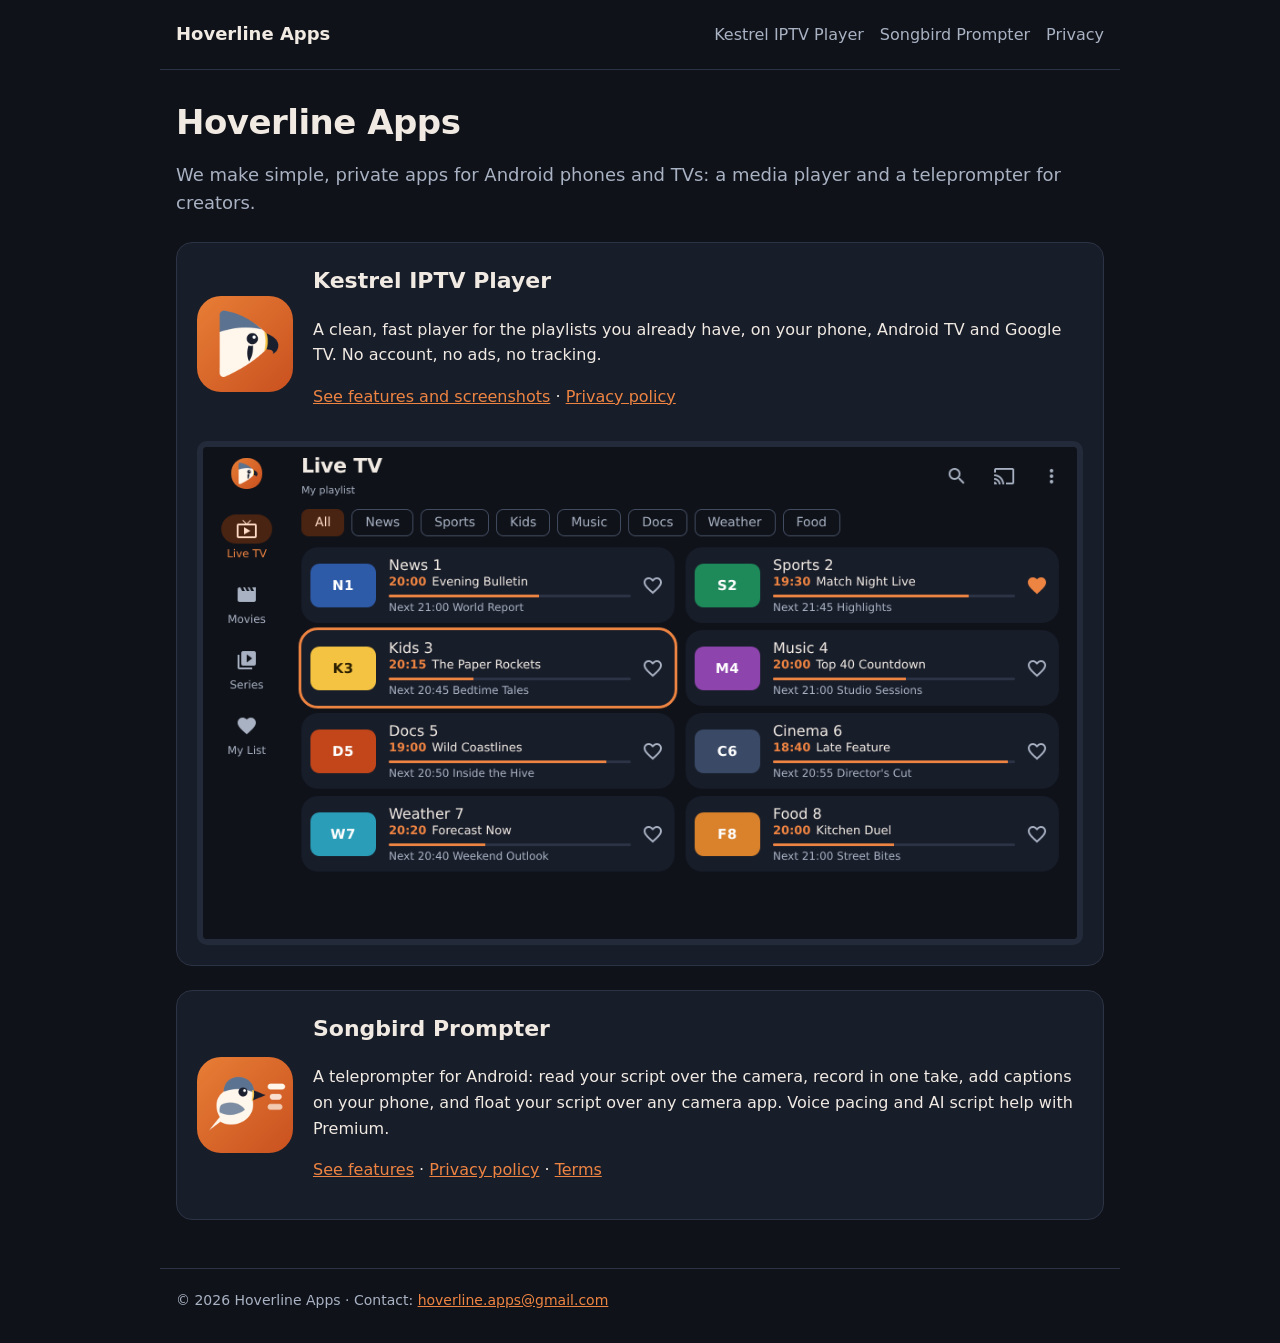
<file: index.html>
<!doctype html>
<html lang="en"><head><meta charset="utf-8"><meta name="viewport" content="width=device-width,initial-scale=1">
<title>Hoverline Apps</title><meta name="description" content="Hoverline Apps makes simple, private Android apps."><link rel="stylesheet" href="style.css"><link rel="icon" href="img/icon.png"></head>
<body><header><a class="brand" href="index.html">Hoverline Apps</a><nav><a href="kestrel-player.html">Kestrel IPTV Player</a><a href="songbird-prompter.html">Songbird Prompter</a><a href="privacy.html">Privacy</a></nav></header>
<main>
<h1>Hoverline Apps</h1>
<p class="lead">We make simple, private apps for Android phones and TVs: a media player and a teleprompter for creators.</p>
<div class="card"><div class="hero"><img src="img/icon.png" alt="Kestrel IPTV Player icon">
<div><h2 style="margin-top:0">Kestrel IPTV Player</h2>
<p>A clean, fast player for the playlists you already have, on your phone, Android TV and Google TV. No account, no ads, no tracking.</p>
<p><a href="kestrel-player.html">See features and screenshots</a> &middot; <a href="privacy.html">Privacy policy</a></p></div></div>
<div class="tvs" style="margin-top:16px;grid-template-columns:1fr"><img src="img/tv-live.png" alt="Kestrel IPTV Player live TV guide on a TV"></div></div>
<div class="card"><div class="hero"><img src="img/songbird-icon.png" alt="Songbird Prompter icon">
<div><h2 style="margin-top:0">Songbird Prompter</h2>
<p>A teleprompter for Android: read your script over the camera, record in one take, add captions on your phone, and float your script over any camera app. Voice pacing and AI script help with Premium.</p>
<p><a href="songbird-prompter.html">See features</a> &middot; <a href="songbird-privacy.html">Privacy policy</a> &middot; <a href="songbird-terms.html">Terms</a></p></div></div></div>
</main><footer>&copy; 2026 Hoverline Apps &middot; Contact: <a href="mailto:hoverline.apps@gmail.com">hoverline.apps@gmail.com</a></footer></body></html>
</file>
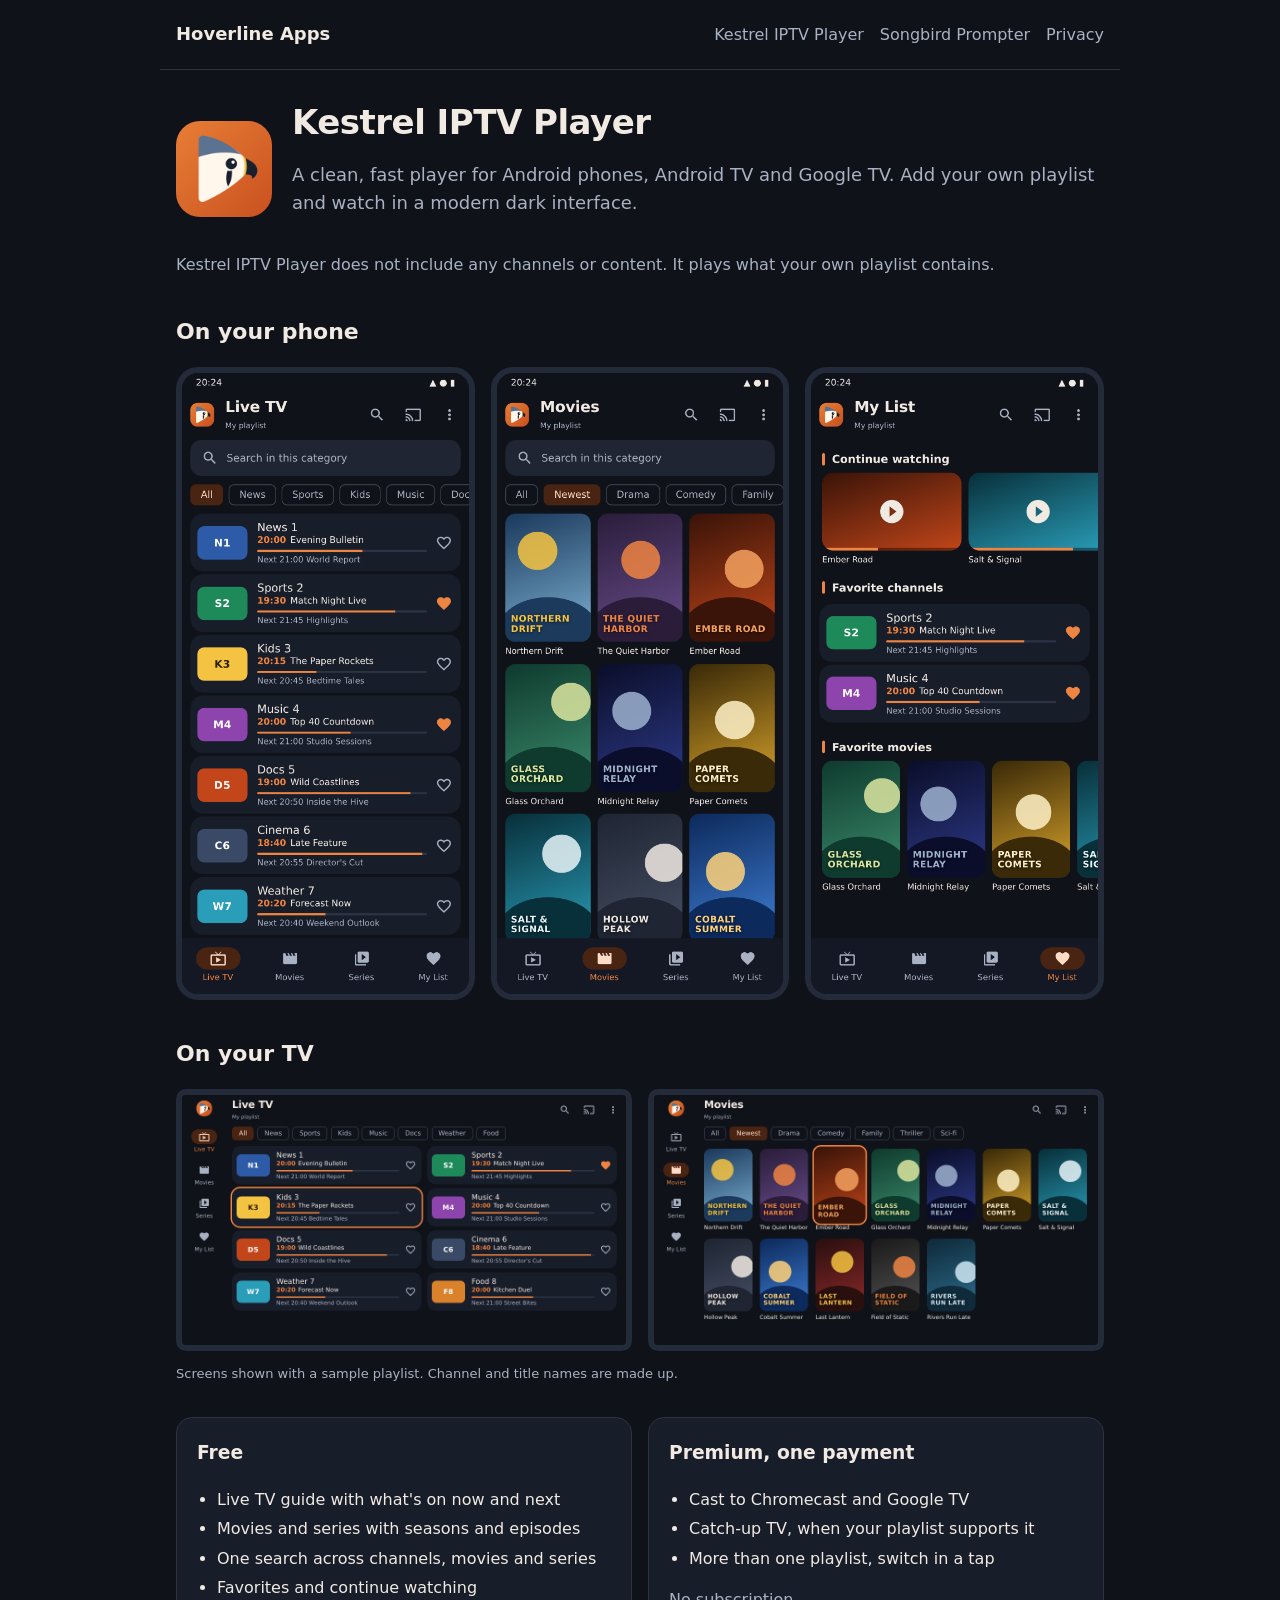
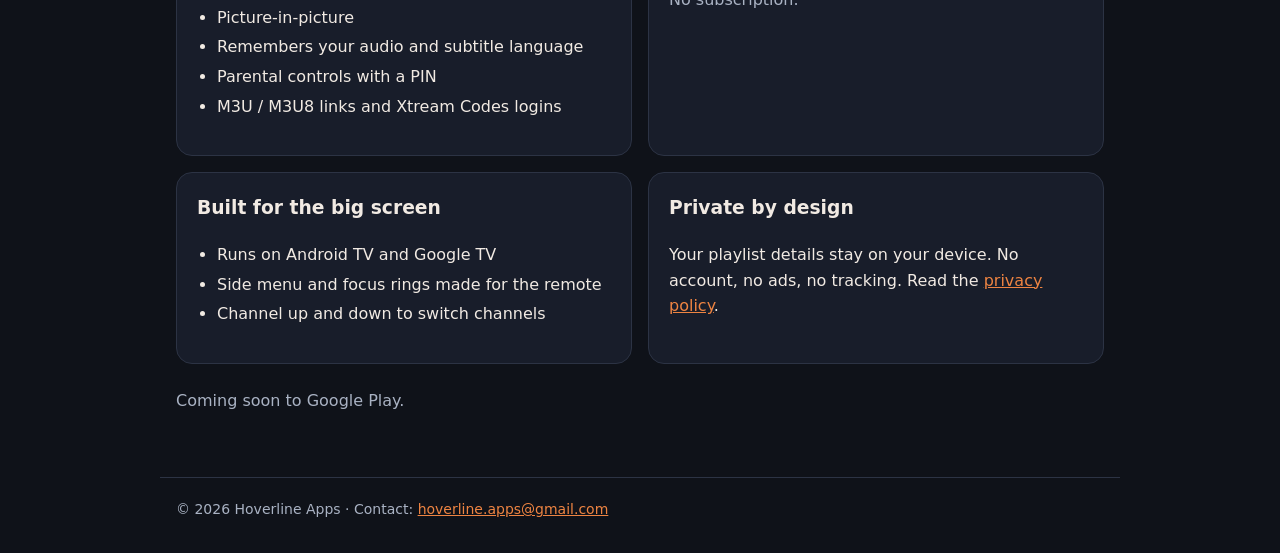
<file: kestrel-player.html>
<!doctype html>
<html lang="en"><head><meta charset="utf-8"><meta name="viewport" content="width=device-width,initial-scale=1">
<title>Kestrel IPTV Player</title><meta name="description" content="Kestrel IPTV Player is a clean, private media player for Android."><link rel="stylesheet" href="style.css"><link rel="icon" href="img/icon.png"></head>
<body><header><a class="brand" href="index.html">Hoverline Apps</a><nav><a href="kestrel-player.html">Kestrel IPTV Player</a><a href="songbird-prompter.html">Songbird Prompter</a><a href="privacy.html">Privacy</a></nav></header>
<main>
<div class="hero"><img src="img/icon.png" alt="Kestrel IPTV Player icon">
<div><h1>Kestrel IPTV Player</h1>
<p class="lead">A clean, fast player for Android phones, Android TV and Google TV. Add your own playlist and watch in a modern dark interface.</p></div></div>
<p class="muted">Kestrel IPTV Player does not include any channels or content. It plays what your own playlist contains.</p>

<h2>On your phone</h2>
<div class="phones">
<img src="img/phone-live.png" alt="Live TV list with what's on now and next">
<img src="img/phone-movies.png" alt="Movies grid with categories">
<img src="img/phone-mylist.png" alt="My List with continue watching and favorites">
</div>

<h2>On your TV</h2>
<div class="tvs">
<img src="img/tv-live.png" alt="Live TV guide on Android TV, navigated with the remote">
<img src="img/tv-movies.png" alt="Movies grid on Google TV with the remote focus ring">
</div>
<p class="note">Screens shown with a sample playlist. Channel and title names are made up.</p>

<div class="cols" style="margin-top:32px">
<div class="card"><h3>Free</h3><ul>
<li>Live TV guide with what's on now and next</li>
<li>Movies and series with seasons and episodes</li>
<li>One search across channels, movies and series</li>
<li>Favorites and continue watching</li>
<li>Picture-in-picture</li>
<li>Remembers your audio and subtitle language</li>
<li>Parental controls with a PIN</li>
<li>M3U / M3U8 links and Xtream Codes logins</li></ul></div>
<div class="card"><h3>Premium, one payment</h3><ul>
<li>Cast to Chromecast and Google TV</li>
<li>Catch-up TV, when your playlist supports it</li>
<li>More than one playlist, switch in a tap</li></ul>
<p class="muted">No subscription.</p></div>
<div class="card"><h3>Built for the big screen</h3><ul>
<li>Runs on Android TV and Google TV</li>
<li>Side menu and focus rings made for the remote</li>
<li>Channel up and down to switch channels</li></ul></div>
<div class="card"><h3>Private by design</h3>
<p>Your playlist details stay on your device. No account, no ads, no tracking. Read the <a href="privacy.html">privacy policy</a>.</p></div>
</div>
<p class="muted" style="margin-top:24px">Coming soon to Google Play.</p>
</main><footer>&copy; 2026 Hoverline Apps &middot; Contact: <a href="mailto:hoverline.apps@gmail.com">hoverline.apps@gmail.com</a></footer></body></html>
</file>
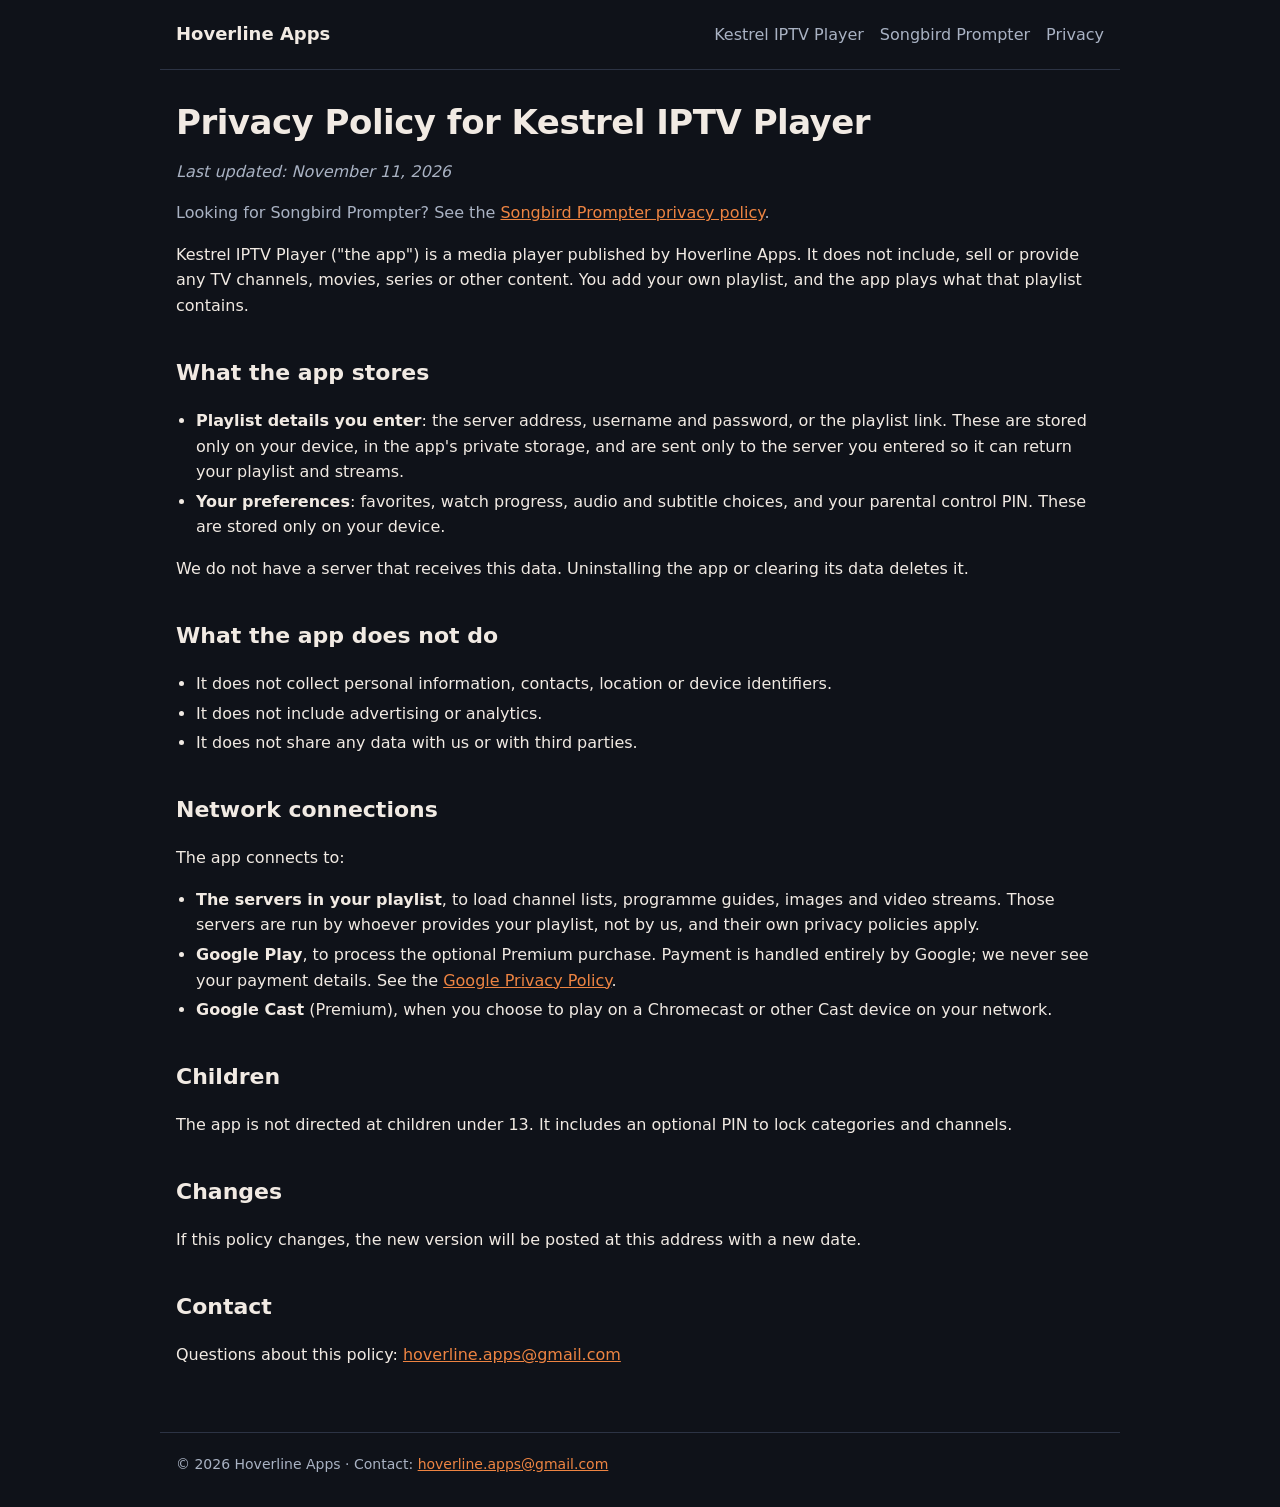
<file: privacy.html>
<!doctype html>
<html lang="en"><head><meta charset="utf-8"><meta name="viewport" content="width=device-width,initial-scale=1">
<title>Kestrel IPTV Player Privacy Policy</title><meta name="description" content="Privacy policy for Kestrel IPTV Player by Hoverline Apps."><link rel="stylesheet" href="style.css"><link rel="icon" href="img/icon.png"></head>
<body><header><a class="brand" href="index.html">Hoverline Apps</a><nav><a href="kestrel-player.html">Kestrel IPTV Player</a><a href="songbird-prompter.html">Songbird Prompter</a><a href="privacy.html">Privacy</a></nav></header>
<main>
<h1>Privacy Policy for Kestrel IPTV Player</h1>
<p class="muted"><em>Last updated: November 11, 2026</em></p>
<p class="muted">Looking for Songbird Prompter? See the <a href="songbird-privacy.html">Songbird Prompter privacy policy</a>.</p>
<p>Kestrel IPTV Player ("the app") is a media player published by Hoverline Apps. It does not include, sell or provide any TV channels, movies, series or other content. You add your own playlist, and the app plays what that playlist contains.</p>
<h2>What the app stores</h2><ul>
<li><strong>Playlist details you enter</strong>: the server address, username and password, or the playlist link. These are stored only on your device, in the app's private storage, and are sent only to the server you entered so it can return your playlist and streams.</li>
<li><strong>Your preferences</strong>: favorites, watch progress, audio and subtitle choices, and your parental control PIN. These are stored only on your device.</li></ul>
<p>We do not have a server that receives this data. Uninstalling the app or clearing its data deletes it.</p>
<h2>What the app does not do</h2><ul>
<li>It does not collect personal information, contacts, location or device identifiers.</li>
<li>It does not include advertising or analytics.</li>
<li>It does not share any data with us or with third parties.</li></ul>
<h2>Network connections</h2><p>The app connects to:</p><ul>
<li><strong>The servers in your playlist</strong>, to load channel lists, programme guides, images and video streams. Those servers are run by whoever provides your playlist, not by us, and their own privacy policies apply.</li>
<li><strong>Google Play</strong>, to process the optional Premium purchase. Payment is handled entirely by Google; we never see your payment details. See the <a href="https://policies.google.com/privacy">Google Privacy Policy</a>.</li>
<li><strong>Google Cast</strong> (Premium), when you choose to play on a Chromecast or other Cast device on your network.</li></ul>
<h2>Children</h2><p>The app is not directed at children under 13. It includes an optional PIN to lock categories and channels.</p>
<h2>Changes</h2><p>If this policy changes, the new version will be posted at this address with a new date.</p>
<h2>Contact</h2><p>Questions about this policy: <a href="mailto:hoverline.apps@gmail.com">hoverline.apps@gmail.com</a></p>
</main><footer>&copy; 2026 Hoverline Apps &middot; Contact: <a href="mailto:hoverline.apps@gmail.com">hoverline.apps@gmail.com</a></footer></body></html>
</file>
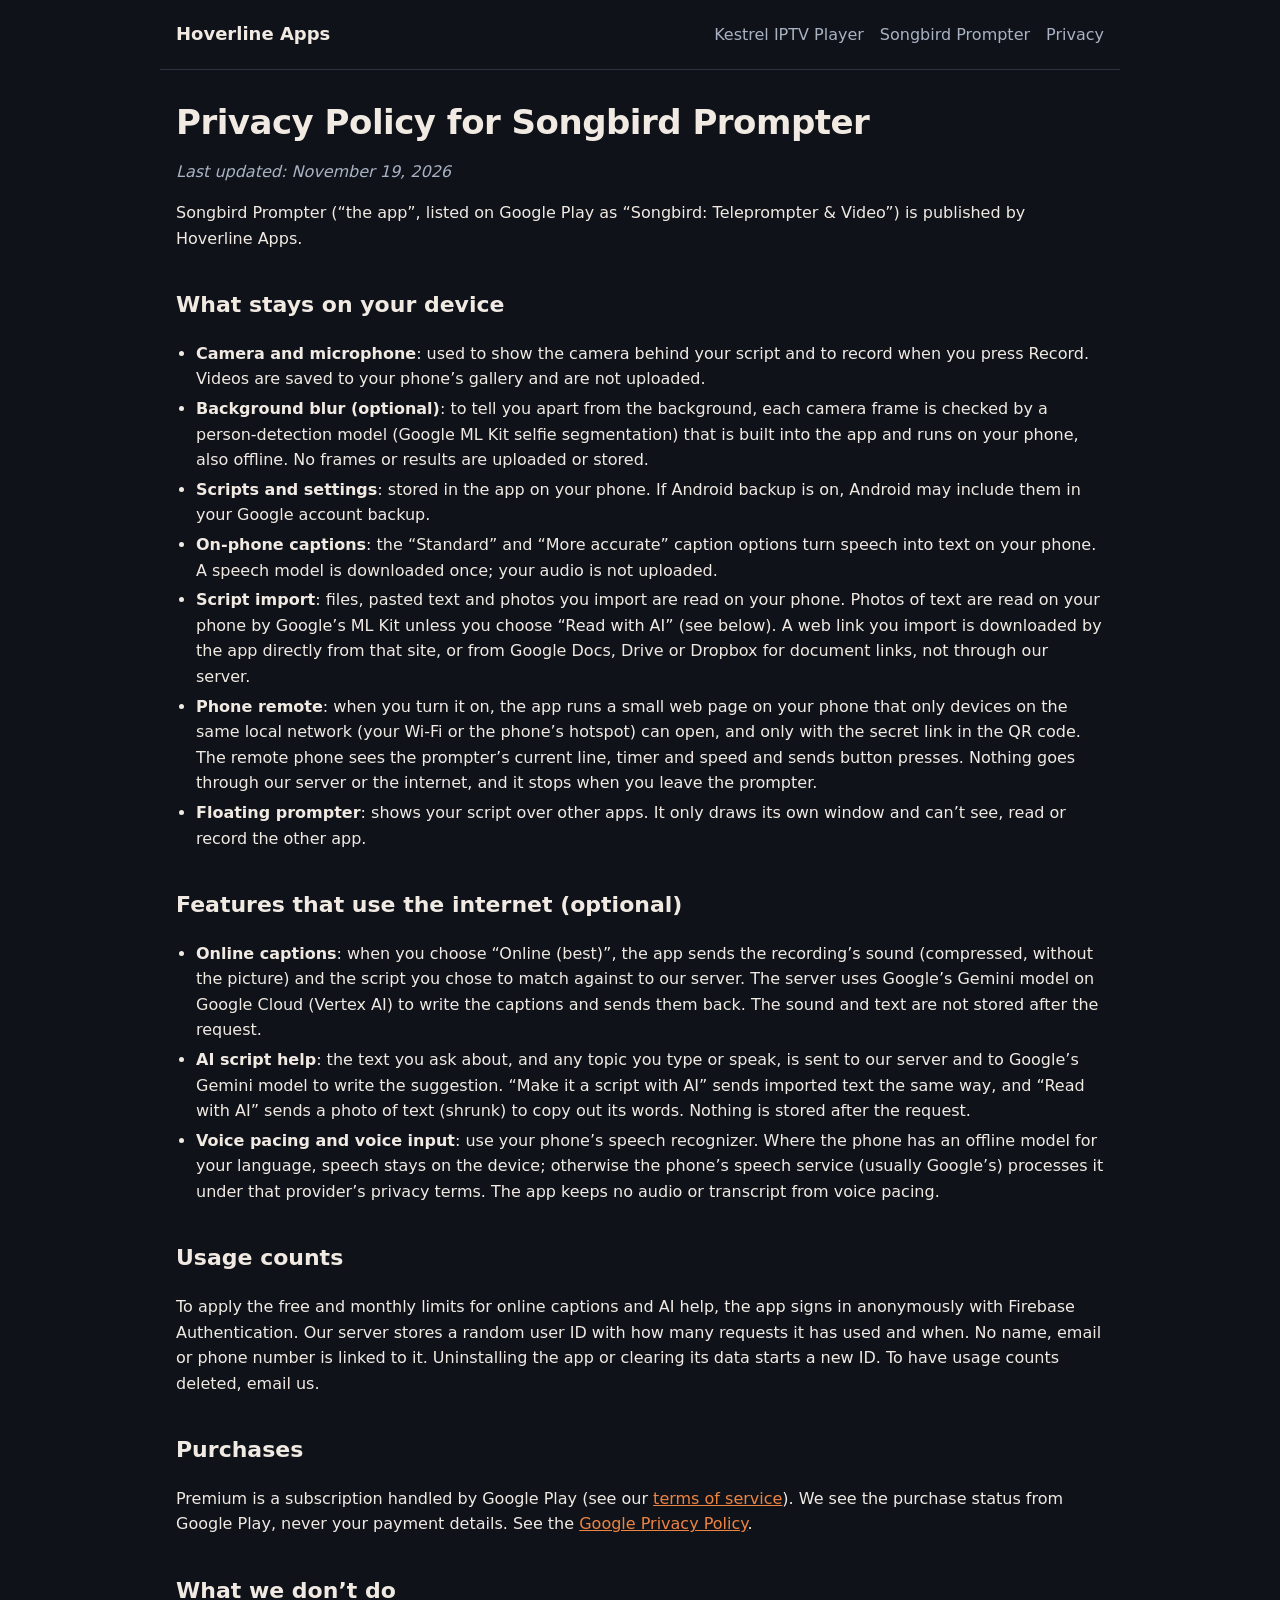
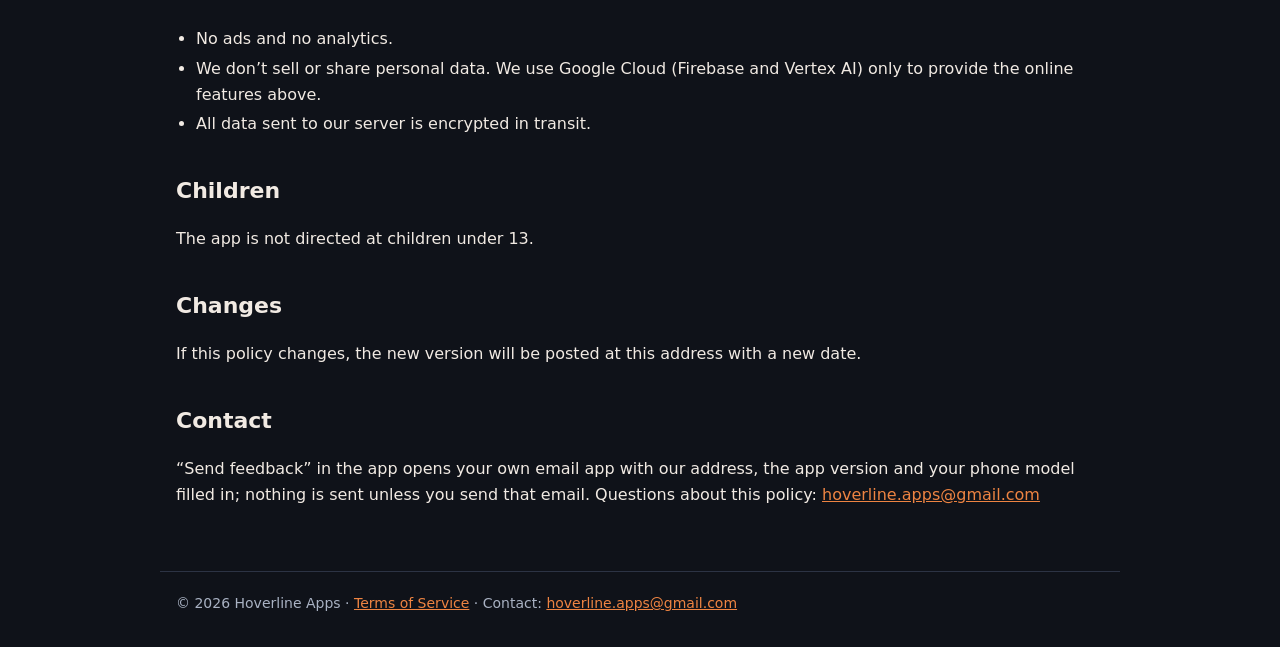
<file: songbird-privacy.html>
<!doctype html>
<html lang="en"><head><meta charset="utf-8"><meta name="viewport" content="width=device-width,initial-scale=1">
<title>Songbird Prompter Privacy Policy</title><meta name="description" content="Privacy policy for Songbird Prompter by Hoverline Apps."><link rel="stylesheet" href="style.css"><link rel="icon" href="img/songbird-icon.png"></head>
<body><header><a class="brand" href="index.html">Hoverline Apps</a><nav><a href="kestrel-player.html">Kestrel IPTV Player</a><a href="songbird-prompter.html">Songbird Prompter</a><a href="privacy.html">Privacy</a></nav></header>
<main>
<h1>Privacy Policy for Songbird Prompter</h1>
<p class="muted"><em>Last updated: November 19, 2026</em></p>
<p>Songbird Prompter (&ldquo;the app&rdquo;, listed on Google Play as &ldquo;Songbird: Teleprompter &amp; Video&rdquo;) is published by Hoverline Apps.</p>
<h2>What stays on your device</h2><ul>
<li><strong>Camera and microphone</strong>: used to show the camera behind your script and to record when you press Record. Videos are saved to your phone&rsquo;s gallery and are not uploaded.</li>
<li><strong>Background blur (optional)</strong>: to tell you apart from the background, each camera frame is checked by a person-detection model (Google ML Kit selfie segmentation) that is built into the app and runs on your phone, also offline. No frames or results are uploaded or stored.</li>
<li><strong>Scripts and settings</strong>: stored in the app on your phone. If Android backup is on, Android may include them in your Google account backup.</li>
<li><strong>On-phone captions</strong>: the &ldquo;Standard&rdquo; and &ldquo;More accurate&rdquo; caption options turn speech into text on your phone. A speech model is downloaded once; your audio is not uploaded.</li>
<li><strong>Script import</strong>: files, pasted text and photos you import are read on your phone. Photos of text are read on your phone by Google&rsquo;s ML Kit unless you choose &ldquo;Read with AI&rdquo; (see below). A web link you import is downloaded by the app directly from that site, or from Google Docs, Drive or Dropbox for document links, not through our server.</li>
<li><strong>Phone remote</strong>: when you turn it on, the app runs a small web page on your phone that only devices on the same local network (your Wi&#8209;Fi or the phone&rsquo;s hotspot) can open, and only with the secret link in the QR code. The remote phone sees the prompter&rsquo;s current line, timer and speed and sends button presses. Nothing goes through our server or the internet, and it stops when you leave the prompter.</li>
<li><strong>Floating prompter</strong>: shows your script over other apps. It only draws its own window and can&rsquo;t see, read or record the other app.</li></ul>
<h2>Features that use the internet (optional)</h2><ul>
<li><strong>Online captions</strong>: when you choose &ldquo;Online (best)&rdquo;, the app sends the recording&rsquo;s sound (compressed, without the picture) and the script you chose to match against to our server. The server uses Google&rsquo;s Gemini model on Google Cloud (Vertex AI) to write the captions and sends them back. The sound and text are not stored after the request.</li>
<li><strong>AI script help</strong>: the text you ask about, and any topic you type or speak, is sent to our server and to Google&rsquo;s Gemini model to write the suggestion. &ldquo;Make it a script with AI&rdquo; sends imported text the same way, and &ldquo;Read with AI&rdquo; sends a photo of text (shrunk) to copy out its words. Nothing is stored after the request.</li>
<li><strong>Voice pacing and voice input</strong>: use your phone&rsquo;s speech recognizer. Where the phone has an offline model for your language, speech stays on the device; otherwise the phone&rsquo;s speech service (usually Google&rsquo;s) processes it under that provider&rsquo;s privacy terms. The app keeps no audio or transcript from voice pacing.</li></ul>
<h2>Usage counts</h2>
<p>To apply the free and monthly limits for online captions and AI help, the app signs in anonymously with Firebase Authentication. Our server stores a random user ID with how many requests it has used and when. No name, email or phone number is linked to it. Uninstalling the app or clearing its data starts a new ID. To have usage counts deleted, email us.</p>
<h2>Purchases</h2>
<p>Premium is a subscription handled by Google Play (see our <a href="songbird-terms.html">terms of service</a>). We see the purchase status from Google Play, never your payment details. See the <a href="https://policies.google.com/privacy">Google Privacy Policy</a>.</p>
<h2>What we don&rsquo;t do</h2><ul>
<li>No ads and no analytics.</li>
<li>We don&rsquo;t sell or share personal data. We use Google Cloud (Firebase and Vertex AI) only to provide the online features above.</li>
<li>All data sent to our server is encrypted in transit.</li></ul>
<h2>Children</h2><p>The app is not directed at children under 13.</p>
<h2>Changes</h2><p>If this policy changes, the new version will be posted at this address with a new date.</p>
<h2>Contact</h2><p>&ldquo;Send feedback&rdquo; in the app opens your own email app with our address, the app version and your phone model filled in; nothing is sent unless you send that email. Questions about this policy: <a href="mailto:hoverline.apps@gmail.com">hoverline.apps@gmail.com</a></p>
</main><footer>&copy; 2026 Hoverline Apps &middot; <a href="songbird-terms.html">Terms of Service</a> &middot; Contact: <a href="mailto:hoverline.apps@gmail.com">hoverline.apps@gmail.com</a></footer></body></html>
</file>
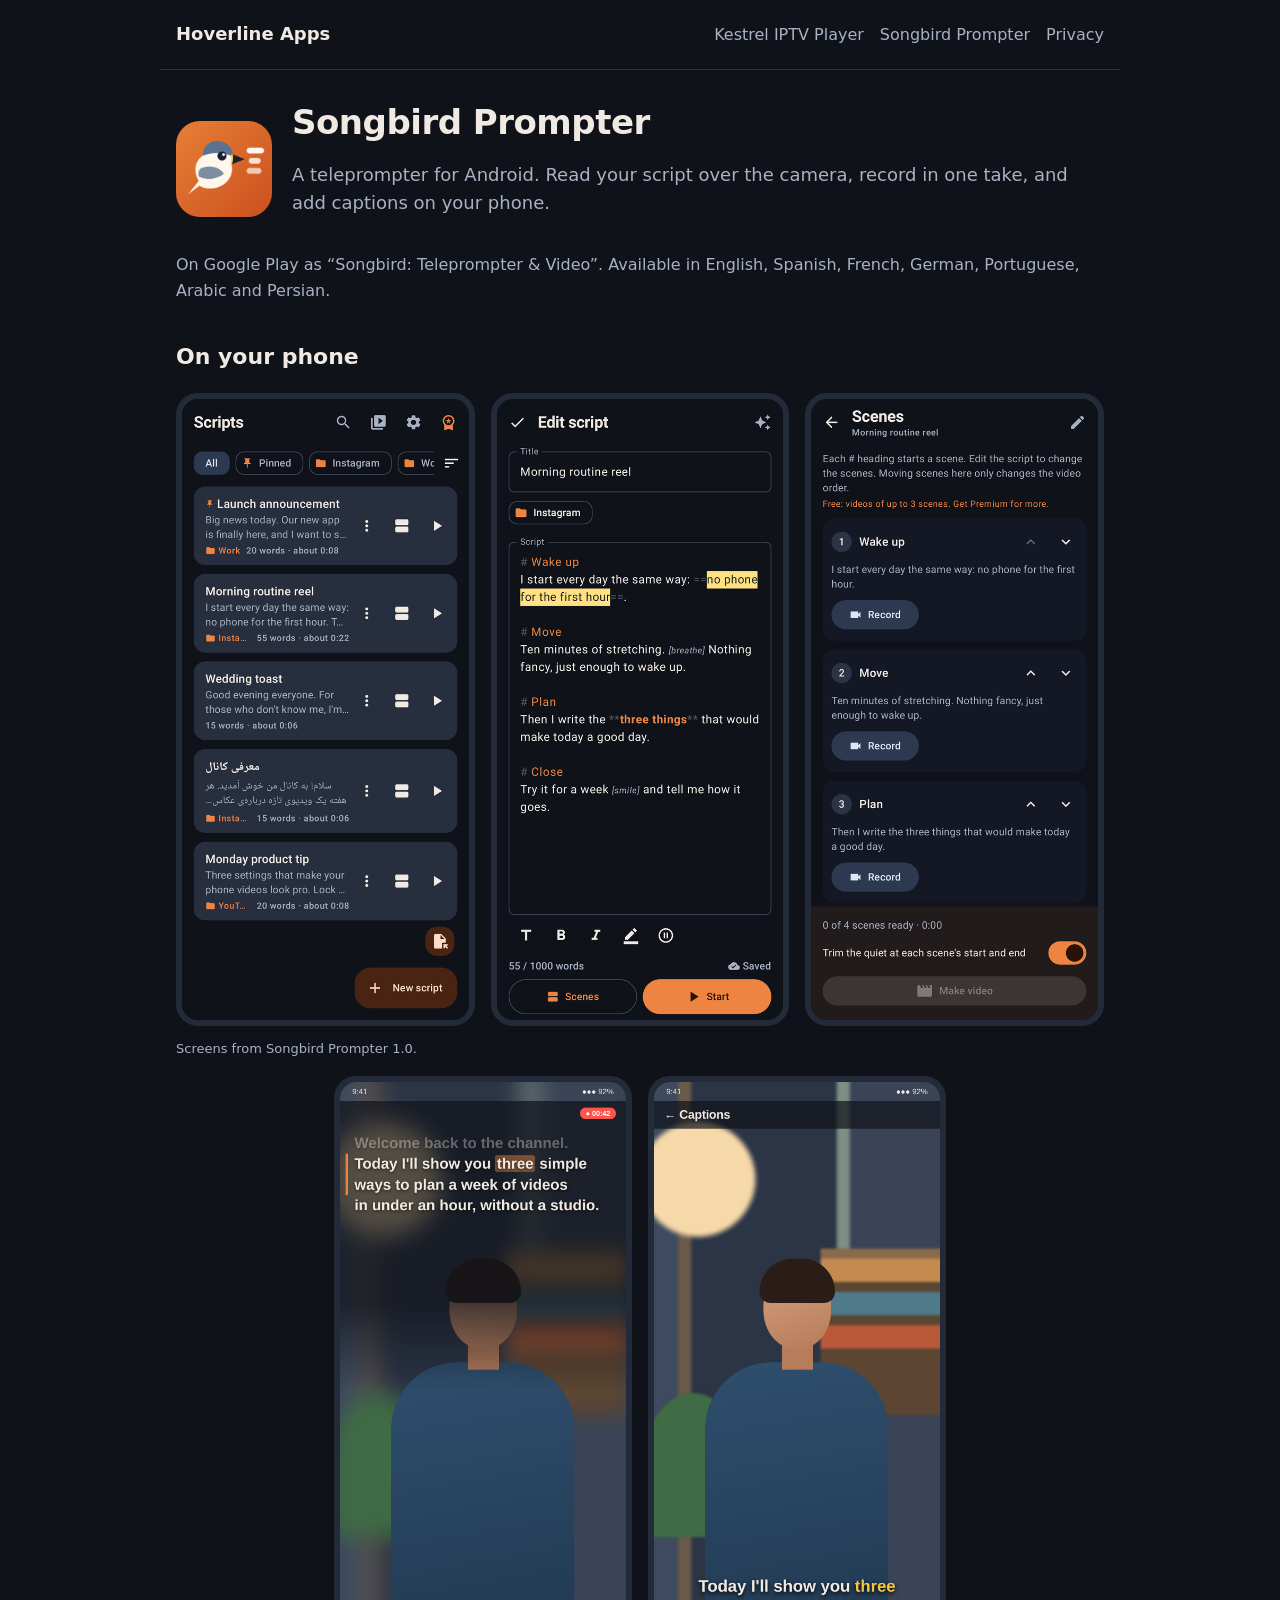
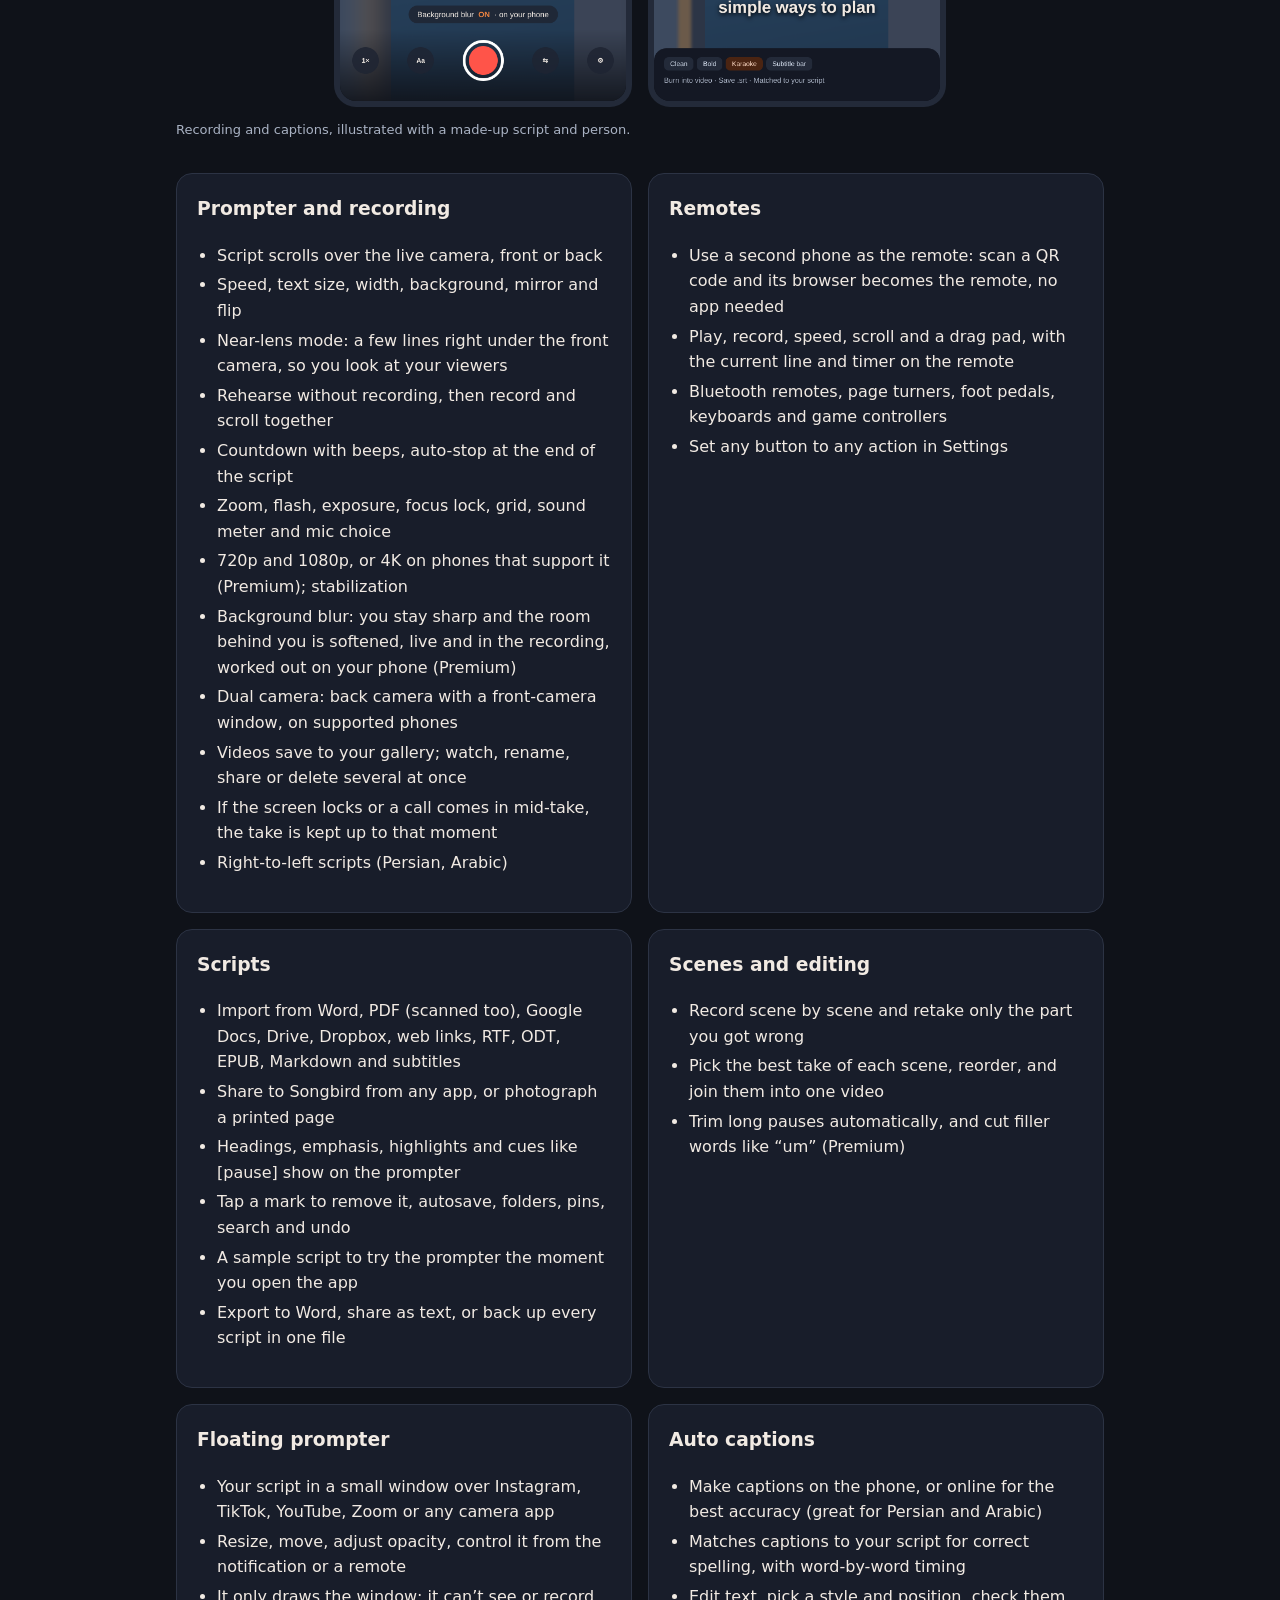
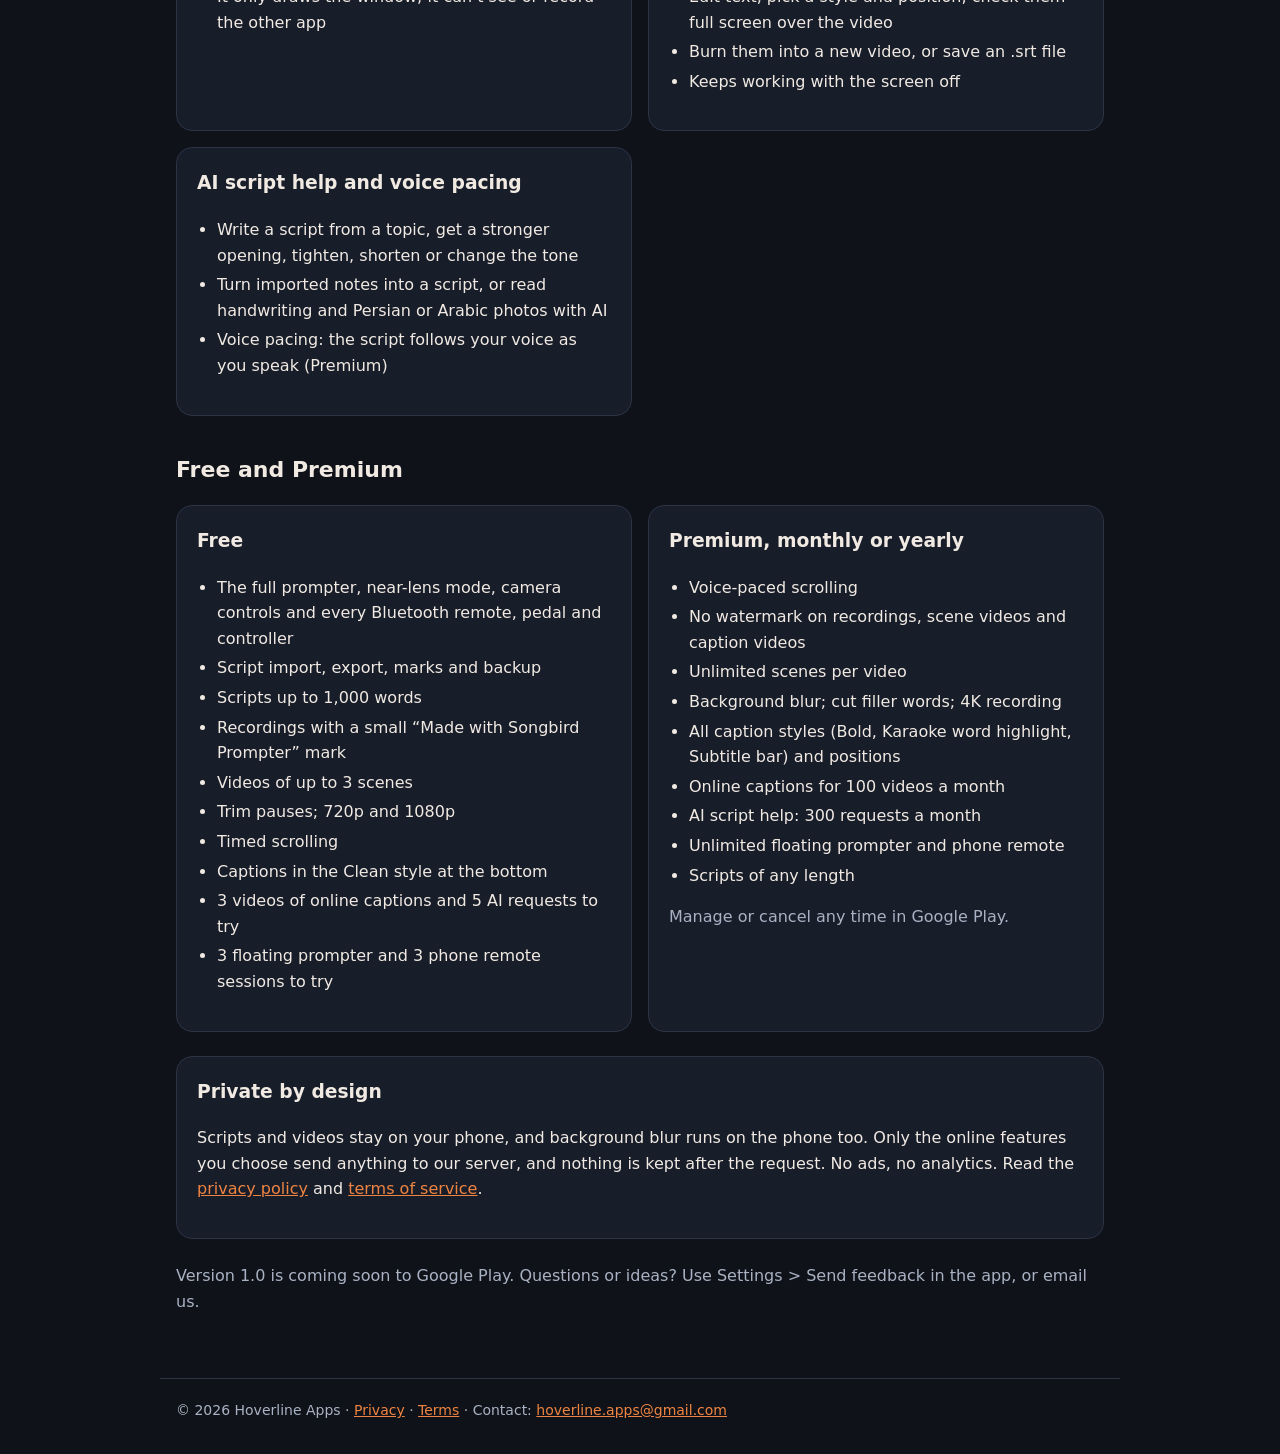
<file: songbird-prompter.html>
<!doctype html>
<html lang="en"><head><meta charset="utf-8"><meta name="viewport" content="width=device-width,initial-scale=1">
<title>Songbird Prompter</title><meta name="description" content="Songbird Prompter is a teleprompter and video recorder for Android, with voice-paced scrolling, background blur, script import, scene retakes, auto captions, a phone remote and a floating prompter."><link rel="stylesheet" href="style.css"><link rel="icon" href="img/songbird-icon.png"></head>
<body><header><a class="brand" href="index.html">Hoverline Apps</a><nav><a href="kestrel-player.html">Kestrel IPTV Player</a><a href="songbird-prompter.html">Songbird Prompter</a><a href="privacy.html">Privacy</a></nav></header>
<main>
<div class="hero"><img src="img/songbird-icon.png" alt="Songbird Prompter icon">
<div><h1>Songbird Prompter</h1>
<p class="lead">A teleprompter for Android. Read your script over the camera, record in one take, and add captions on your phone.</p></div></div>
<p class="muted">On Google Play as &ldquo;Songbird: Teleprompter &amp; Video&rdquo;. Available in English, Spanish, French, German, Portuguese, Arabic and Persian.</p>

<h2>On your phone</h2>
<div class="phones">
<img src="img/songbird-real-scripts.png" alt="Scripts list with folders, a pinned script and a Persian script">
<img src="img/songbird-real-editor.png" alt="Script editor with headings, highlights, bold words and cues">
<img src="img/songbird-real-scenes.png" alt="Scene list: each heading is a scene to record and retake on its own">
</div>
<p class="note">Screens from Songbird Prompter 1.0.</p>
<div class="phones two" style="margin-top:16px">
<img src="img/songbird-blur.png" alt="Script scrolling over the camera while recording, with the background blurred">
<img src="img/songbird-captions.png" alt="Karaoke-style captions over a recorded video">
</div>
<p class="note">Recording and captions, illustrated with a made-up script and person.</p>

<div class="cols" style="margin-top:32px">
<div class="card"><h3>Prompter and recording</h3><ul>
<li>Script scrolls over the live camera, front or back</li>
<li>Speed, text size, width, background, mirror and flip</li>
<li>Near-lens mode: a few lines right under the front camera, so you look at your viewers</li>
<li>Rehearse without recording, then record and scroll together</li>
<li>Countdown with beeps, auto-stop at the end of the script</li>
<li>Zoom, flash, exposure, focus lock, grid, sound meter and mic choice</li>
<li>720p and 1080p, or 4K on phones that support it (Premium); stabilization</li>
<li>Background blur: you stay sharp and the room behind you is softened, live and in the recording, worked out on your phone (Premium)</li>
<li>Dual camera: back camera with a front-camera window, on supported phones</li>
<li>Videos save to your gallery; watch, rename, share or delete several at once</li>
<li>If the screen locks or a call comes in mid-take, the take is kept up to that moment</li>
<li>Right-to-left scripts (Persian, Arabic)</li></ul></div>
<div class="card"><h3>Remotes</h3><ul>
<li>Use a second phone as the remote: scan a QR code and its browser becomes the remote, no app needed</li>
<li>Play, record, speed, scroll and a drag pad, with the current line and timer on the remote</li>
<li>Bluetooth remotes, page turners, foot pedals, keyboards and game controllers</li>
<li>Set any button to any action in Settings</li></ul></div>
<div class="card"><h3>Scripts</h3><ul>
<li>Import from Word, PDF (scanned too), Google Docs, Drive, Dropbox, web links, RTF, ODT, EPUB, Markdown and subtitles</li>
<li>Share to Songbird from any app, or photograph a printed page</li>
<li>Headings, emphasis, highlights and cues like [pause] show on the prompter</li>
<li>Tap a mark to remove it, autosave, folders, pins, search and undo</li>
<li>A sample script to try the prompter the moment you open the app</li>
<li>Export to Word, share as text, or back up every script in one file</li></ul></div>
<div class="card"><h3>Scenes and editing</h3><ul>
<li>Record scene by scene and retake only the part you got wrong</li>
<li>Pick the best take of each scene, reorder, and join them into one video</li>
<li>Trim long pauses automatically, and cut filler words like &ldquo;um&rdquo; (Premium)</li></ul></div>
<div class="card"><h3>Floating prompter</h3><ul>
<li>Your script in a small window over Instagram, TikTok, YouTube, Zoom or any camera app</li>
<li>Resize, move, adjust opacity, control it from the notification or a remote</li>
<li>It only draws the window; it can&rsquo;t see or record the other app</li></ul></div>
<div class="card"><h3>Auto captions</h3><ul>
<li>Make captions on the phone, or online for the best accuracy (great for Persian and Arabic)</li>
<li>Matches captions to your script for correct spelling, with word-by-word timing</li>
<li>Edit text, pick a style and position, check them full screen over the video</li>
<li>Burn them into a new video, or save an .srt file</li>
<li>Keeps working with the screen off</li></ul></div>
<div class="card"><h3>AI script help and voice pacing</h3><ul>
<li>Write a script from a topic, get a stronger opening, tighten, shorten or change the tone</li>
<li>Turn imported notes into a script, or read handwriting and Persian or Arabic photos with AI</li>
<li>Voice pacing: the script follows your voice as you speak (Premium)</li></ul></div>
</div>

<h2>Free and Premium</h2>
<div class="cols">
<div class="card"><h3>Free</h3><ul>
<li>The full prompter, near-lens mode, camera controls and every Bluetooth remote, pedal and controller</li>
<li>Script import, export, marks and backup</li>
<li>Scripts up to 1,000 words</li>
<li>Recordings with a small &ldquo;Made with Songbird Prompter&rdquo; mark</li>
<li>Videos of up to 3 scenes</li>
<li>Trim pauses; 720p and 1080p</li>
<li>Timed scrolling</li>
<li>Captions in the Clean style at the bottom</li>
<li>3 videos of online captions and 5 AI requests to try</li>
<li>3 floating prompter and 3 phone remote sessions to try</li></ul></div>
<div class="card"><h3>Premium, monthly or yearly</h3><ul>
<li>Voice-paced scrolling</li>
<li>No watermark on recordings, scene videos and caption videos</li>
<li>Unlimited scenes per video</li>
<li>Background blur; cut filler words; 4K recording</li>
<li>All caption styles (Bold, Karaoke word highlight, Subtitle bar) and positions</li>
<li>Online captions for 100 videos a month</li>
<li>AI script help: 300 requests a month</li>
<li>Unlimited floating prompter and phone remote</li>
<li>Scripts of any length</li></ul>
<p class="muted">Manage or cancel any time in Google Play.</p></div>
</div>

<div class="card"><h3>Private by design</h3>
<p>Scripts and videos stay on your phone, and background blur runs on the phone too. Only the online features you choose send anything to our server, and nothing is kept after the request. No ads, no analytics. Read the <a href="songbird-privacy.html">privacy policy</a> and <a href="songbird-terms.html">terms of service</a>.</p></div>
<p class="muted" style="margin-top:24px">Version 1.0 is coming soon to Google Play. Questions or ideas? Use Settings &gt; Send feedback in the app, or email us.</p>
</main><footer>&copy; 2026 Hoverline Apps &middot; <a href="songbird-privacy.html">Privacy</a> &middot; <a href="songbird-terms.html">Terms</a> &middot; Contact: <a href="mailto:hoverline.apps@gmail.com">hoverline.apps@gmail.com</a></footer></body></html>
</file>
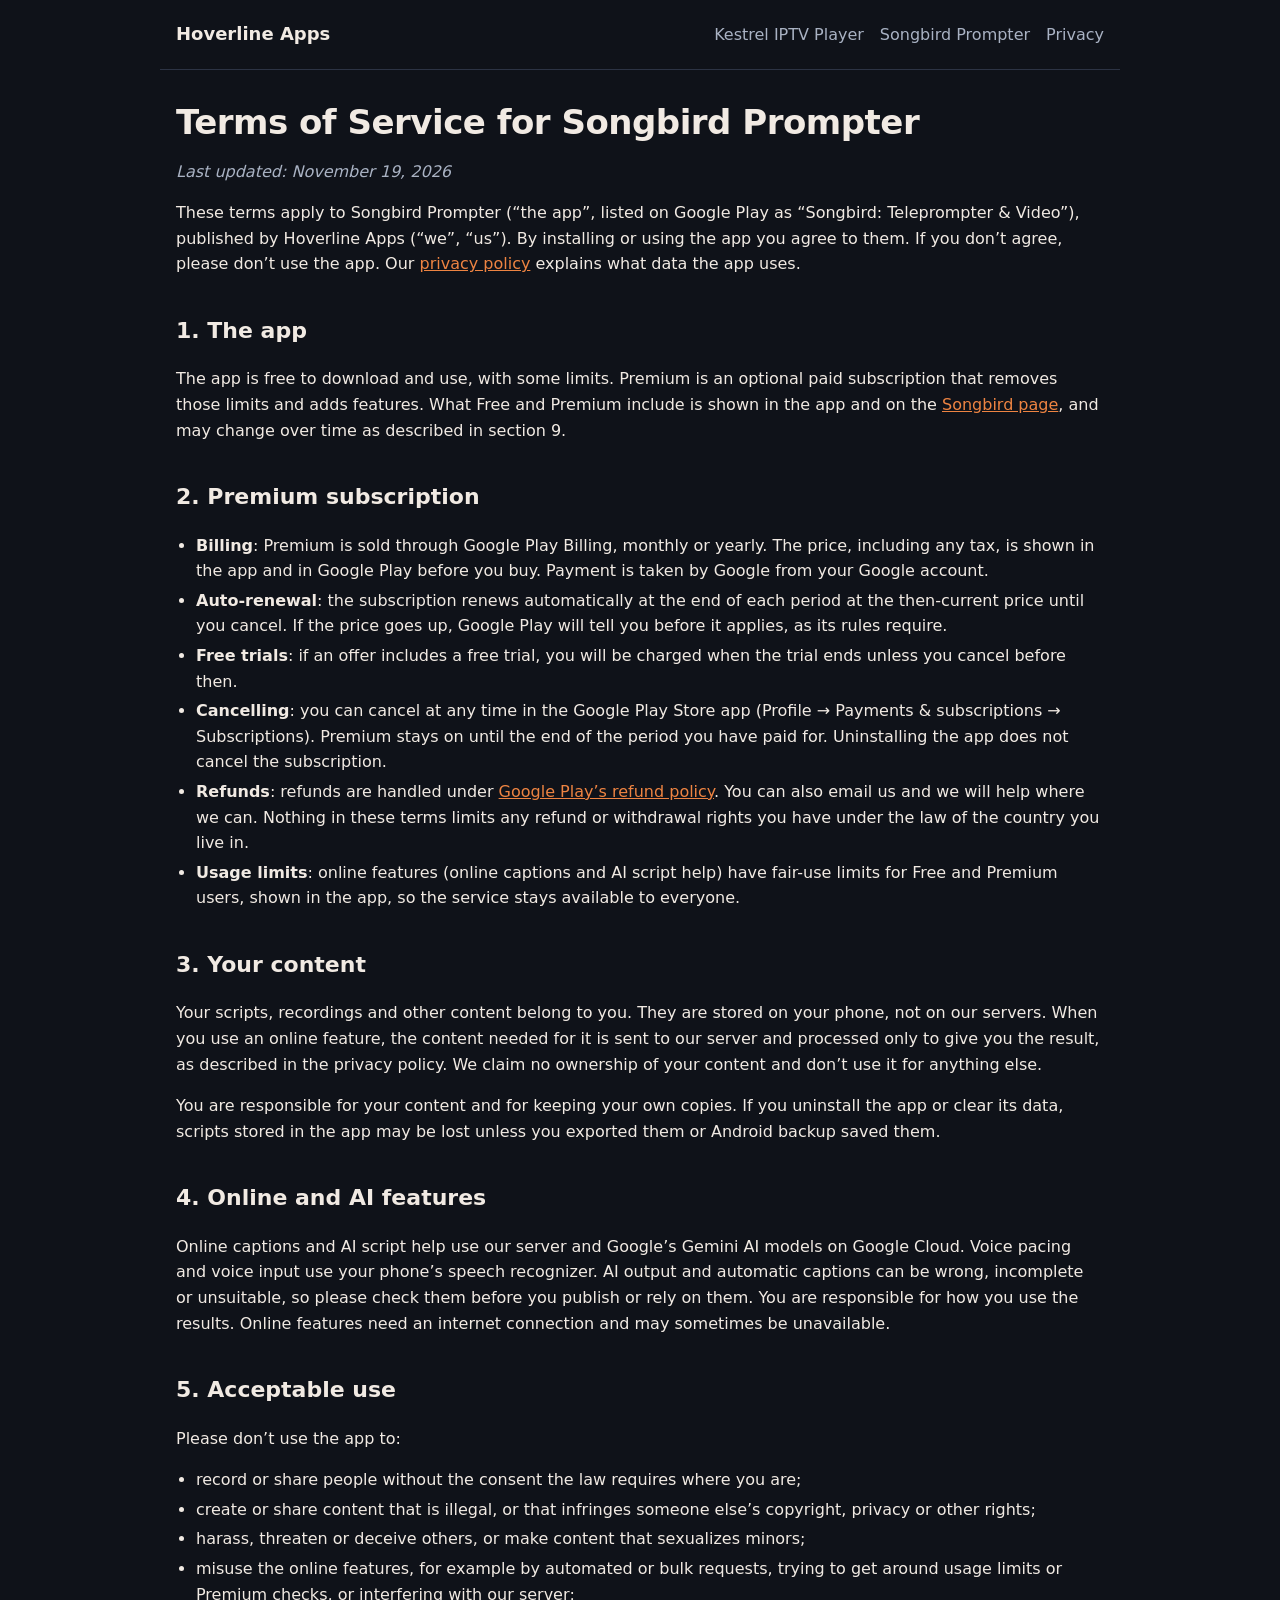
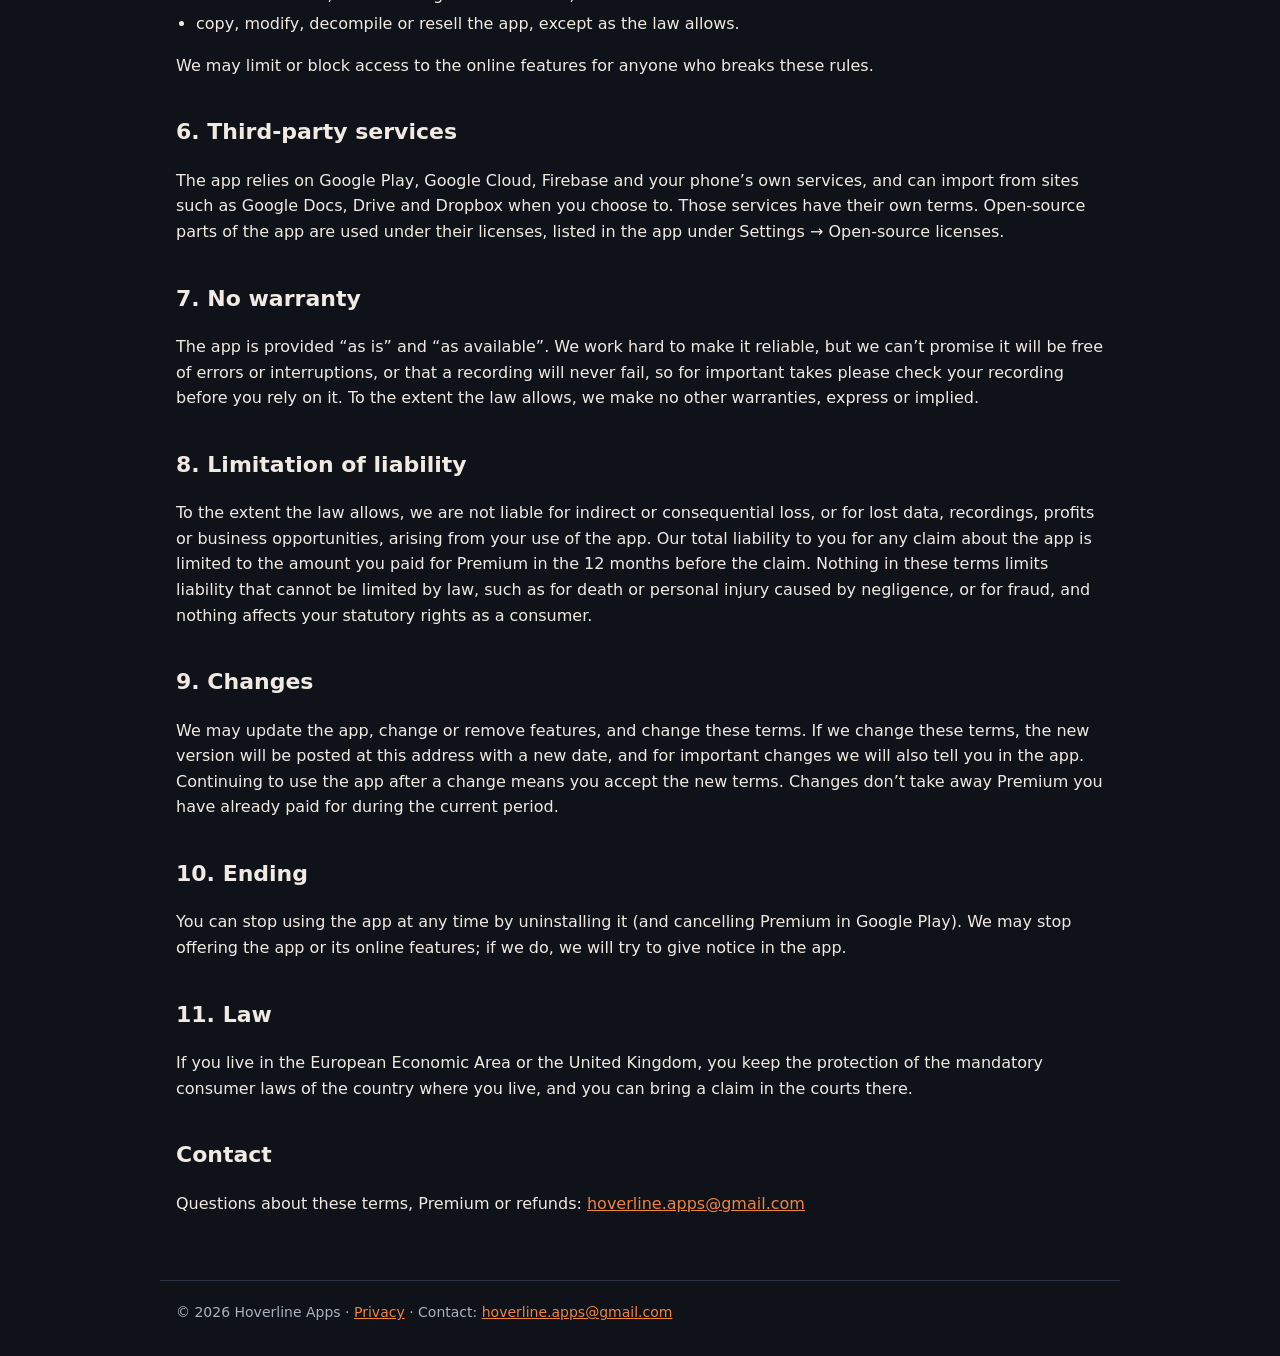
<file: songbird-terms.html>
<!doctype html>
<html lang="en"><head><meta charset="utf-8"><meta name="viewport" content="width=device-width,initial-scale=1">
<title>Songbird Prompter Terms of Service</title><meta name="description" content="Terms of service for Songbird Prompter by Hoverline Apps."><link rel="stylesheet" href="style.css"><link rel="icon" href="img/songbird-icon.png"></head>
<body><header><a class="brand" href="index.html">Hoverline Apps</a><nav><a href="kestrel-player.html">Kestrel IPTV Player</a><a href="songbird-prompter.html">Songbird Prompter</a><a href="privacy.html">Privacy</a></nav></header>
<main>
<h1>Terms of Service for Songbird Prompter</h1>
<p class="muted"><em>Last updated: November 19, 2026</em></p>
<p>These terms apply to Songbird Prompter (&ldquo;the app&rdquo;, listed on Google Play as &ldquo;Songbird: Teleprompter &amp; Video&rdquo;), published by Hoverline Apps (&ldquo;we&rdquo;, &ldquo;us&rdquo;). By installing or using the app you agree to them. If you don&rsquo;t agree, please don&rsquo;t use the app. Our <a href="songbird-privacy.html">privacy policy</a> explains what data the app uses.</p>

<h2>1. The app</h2>
<p>The app is free to download and use, with some limits. Premium is an optional paid subscription that removes those limits and adds features. What Free and Premium include is shown in the app and on the <a href="songbird-prompter.html">Songbird page</a>, and may change over time as described in section 9.</p>

<h2>2. Premium subscription</h2><ul>
<li><strong>Billing</strong>: Premium is sold through Google Play Billing, monthly or yearly. The price, including any tax, is shown in the app and in Google Play before you buy. Payment is taken by Google from your Google account.</li>
<li><strong>Auto-renewal</strong>: the subscription renews automatically at the end of each period at the then-current price until you cancel. If the price goes up, Google Play will tell you before it applies, as its rules require.</li>
<li><strong>Free trials</strong>: if an offer includes a free trial, you will be charged when the trial ends unless you cancel before then.</li>
<li><strong>Cancelling</strong>: you can cancel at any time in the Google Play Store app (Profile &rarr; Payments &amp; subscriptions &rarr; Subscriptions). Premium stays on until the end of the period you have paid for. Uninstalling the app does not cancel the subscription.</li>
<li><strong>Refunds</strong>: refunds are handled under <a href="https://support.google.com/googleplay/answer/2479637">Google Play&rsquo;s refund policy</a>. You can also email us and we will help where we can. Nothing in these terms limits any refund or withdrawal rights you have under the law of the country you live in.</li>
<li><strong>Usage limits</strong>: online features (online captions and AI script help) have fair-use limits for Free and Premium users, shown in the app, so the service stays available to everyone.</li></ul>

<h2>3. Your content</h2>
<p>Your scripts, recordings and other content belong to you. They are stored on your phone, not on our servers. When you use an online feature, the content needed for it is sent to our server and processed only to give you the result, as described in the privacy policy. We claim no ownership of your content and don&rsquo;t use it for anything else.</p>
<p>You are responsible for your content and for keeping your own copies. If you uninstall the app or clear its data, scripts stored in the app may be lost unless you exported them or Android backup saved them.</p>

<h2>4. Online and AI features</h2>
<p>Online captions and AI script help use our server and Google&rsquo;s Gemini AI models on Google Cloud. Voice pacing and voice input use your phone&rsquo;s speech recognizer. AI output and automatic captions can be wrong, incomplete or unsuitable, so please check them before you publish or rely on them. You are responsible for how you use the results. Online features need an internet connection and may sometimes be unavailable.</p>

<h2>5. Acceptable use</h2><p>Please don&rsquo;t use the app to:</p><ul>
<li>record or share people without the consent the law requires where you are;</li>
<li>create or share content that is illegal, or that infringes someone else&rsquo;s copyright, privacy or other rights;</li>
<li>harass, threaten or deceive others, or make content that sexualizes minors;</li>
<li>misuse the online features, for example by automated or bulk requests, trying to get around usage limits or Premium checks, or interfering with our server;</li>
<li>copy, modify, decompile or resell the app, except as the law allows.</li></ul>
<p>We may limit or block access to the online features for anyone who breaks these rules.</p>

<h2>6. Third-party services</h2>
<p>The app relies on Google Play, Google Cloud, Firebase and your phone&rsquo;s own services, and can import from sites such as Google Docs, Drive and Dropbox when you choose to. Those services have their own terms. Open-source parts of the app are used under their licenses, listed in the app under Settings &rarr; Open-source licenses.</p>

<h2>7. No warranty</h2>
<p>The app is provided &ldquo;as is&rdquo; and &ldquo;as available&rdquo;. We work hard to make it reliable, but we can&rsquo;t promise it will be free of errors or interruptions, or that a recording will never fail, so for important takes please check your recording before you rely on it. To the extent the law allows, we make no other warranties, express or implied.</p>

<h2>8. Limitation of liability</h2>
<p>To the extent the law allows, we are not liable for indirect or consequential loss, or for lost data, recordings, profits or business opportunities, arising from your use of the app. Our total liability to you for any claim about the app is limited to the amount you paid for Premium in the 12 months before the claim. Nothing in these terms limits liability that cannot be limited by law, such as for death or personal injury caused by negligence, or for fraud, and nothing affects your statutory rights as a consumer.</p>

<h2>9. Changes</h2>
<p>We may update the app, change or remove features, and change these terms. If we change these terms, the new version will be posted at this address with a new date, and for important changes we will also tell you in the app. Continuing to use the app after a change means you accept the new terms. Changes don&rsquo;t take away Premium you have already paid for during the current period.</p>

<h2>10. Ending</h2>
<p>You can stop using the app at any time by uninstalling it (and cancelling Premium in Google Play). We may stop offering the app or its online features; if we do, we will try to give notice in the app.</p>

<h2>11. Law</h2>
<p>If you live in the European Economic Area or the United Kingdom, you keep the protection of the mandatory consumer laws of the country where you live, and you can bring a claim in the courts there.</p>

<h2>Contact</h2>
<p>Questions about these terms, Premium or refunds: <a href="mailto:hoverline.apps@gmail.com">hoverline.apps@gmail.com</a></p>
</main><footer>&copy; 2026 Hoverline Apps &middot; <a href="songbird-privacy.html">Privacy</a> &middot; Contact: <a href="mailto:hoverline.apps@gmail.com">hoverline.apps@gmail.com</a></footer></body></html>
</file>
<file: style.css>
:root{--bg:#0F1219;--card:#181D2A;--text:#F1EAE3;--muted:#A9B2C3;--accent:#EE8442;--line:#2C3344}
*{box-sizing:border-box}
body{margin:0;background:var(--bg);color:var(--text);font:16px/1.6 system-ui,-apple-system,"Segoe UI",Roboto,sans-serif}
a{color:var(--accent)}
img{max-width:100%;display:block}
header,main,footer{max-width:960px;margin:0 auto;padding:0 16px}
header{display:flex;justify-content:space-between;align-items:center;flex-wrap:wrap;gap:8px;padding-top:20px;padding-bottom:20px;border-bottom:1px solid var(--line)}
.brand{font-weight:700;font-size:18px;color:var(--text);text-decoration:none}
nav a{margin-left:16px;color:var(--muted);text-decoration:none}
nav a:first-child{margin-left:0}
nav a:hover{color:var(--text)}
main{padding-top:32px;padding-bottom:48px}
h1{font-size:34px;line-height:1.2;margin:0 0 12px;letter-spacing:-.5px}
h2{font-size:22px;margin-top:36px}
.lead{color:var(--muted);font-size:18px}
.card{background:var(--card);border:1px solid var(--line);border-radius:16px;padding:20px;margin-top:24px}
.card h2,.card h3{margin-top:0}
.hero{display:flex;gap:20px;align-items:center}
.hero img{width:96px;height:96px;border-radius:24px;flex:none}
.cols{display:grid;grid-template-columns:repeat(auto-fit,minmax(320px,1fr));gap:16px}
.cols .card{margin-top:0}
.phones{display:grid;grid-template-columns:repeat(3,1fr);gap:16px}
.phones img{border-radius:22px;border:6px solid #232A39}
.phones.four{grid-template-columns:repeat(4,1fr)}
.phones.two{grid-template-columns:repeat(2,1fr);max-width:66%;margin-left:auto;margin-right:auto}
.tvs{display:grid;grid-template-columns:repeat(2,1fr);gap:16px}
.tvs img{border-radius:10px;border:6px solid #232A39}
@media (max-width:640px){.phones{grid-template-columns:repeat(3,1fr);gap:8px}.phones img{border-width:3px;border-radius:12px}.tvs{grid-template-columns:1fr}.hero{flex-direction:column;align-items:flex-start}.phones.four{grid-template-columns:repeat(2,1fr)}.phones.two{max-width:100%}}
ul{padding-left:20px}
li{margin:4px 0}
.muted{color:var(--muted)}
.note{font-size:13px;color:var(--muted)}
footer{border-top:1px solid var(--line);padding-top:20px;padding-bottom:32px;color:var(--muted);font-size:14px}
</file>
